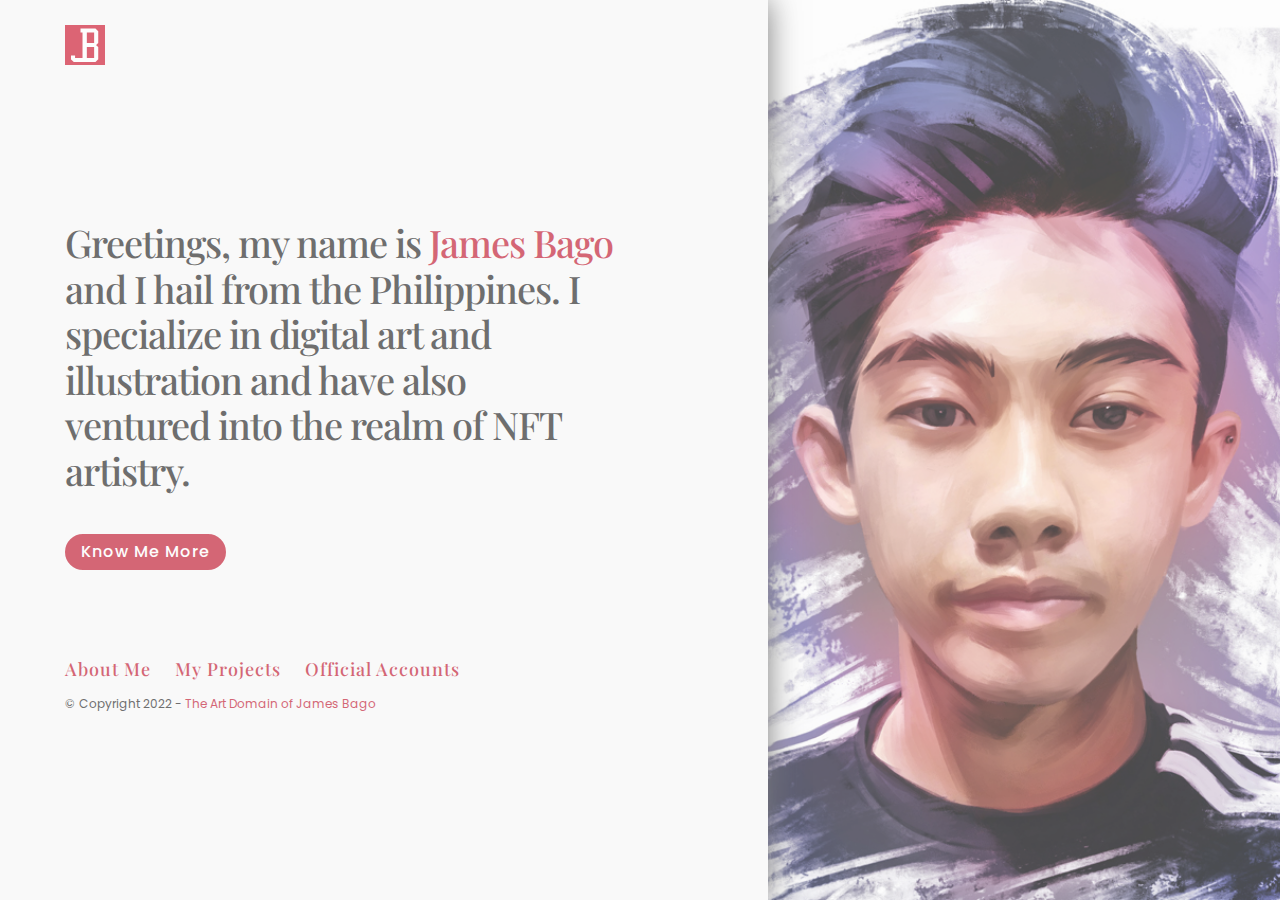
<file: index.html>
<!DOCTYPE html>
<html lang="en">
<head lang="en">
    <meta charset="UTF-8">
    <meta name="description" content="James Bago is a digital artist and illustrator with a passion for creating stunning, original works of art that capture the imagination and stir the soul. With his mastery of digital media, he creates works that are both visually striking and emotionally evocative, using vibrant colors, unique line weights, and a combination of soft and hard brushes to add texture and depth to his work.

    His style is versatile and unique, drawing inspiration from a wide range of sources, from pop culture to personal experience. Whether he is working in his inking style or painting style, James is committed to creating works that are both beautiful and impactful, with an attention to detail that brings each piece to life.">
    <meta name="keywords" content="James Bago, The Art Domain of James Bago">
    <meta name="author" content="James Bago">
    <meta name="viewport" content="width=device-width, initial-scale=1, maximum-scale=1">
    <title>The Art Domain of James Bago</title>
    <link rel="icon" type="image/png" href="/assets/images/logo.png">
    <link href="https://fonts.googleapis.com/css?family=Playfair+Display:400,500,700" rel="stylesheet">
    <link href="https://fonts.googleapis.com/css?family=Poppins:400,600,700" rel="stylesheet">
    <link href="https://fonts.googleapis.com/css?family=Montserrat:700" rel="stylesheet">
    <link rel="stylesheet" type="text/css" href="assets/css/animate.css">
    <link rel="stylesheet" type="text/css" href="assets/css/bootstrap.min.css">
    <link rel="stylesheet" type="text/css" href="assets/css/ionicons.min.css">
    <link rel="stylesheet" type="text/css" href="assets/css/style.css">
            <!-- Add social media links here -->
 
  </head>
  <body>
    <div id="loading"></div>
    <div class="wrapper">
      <div class="main">

        <section class="split-home">

          <section class="left-section wow fadeIn" data-wow-delay= "3.1s">
         
          </section>

          

          <section class="right-section">

       
            <!-- Add social media links here -->

            <a href="#" class="logo"><img src="assets/images/logo.png" width="40" height="40" alt="Logo" /></a>
            <div class="col-md-12">
              <div class="intro-personal">
                <div class="intro-text">
                  <h1 class="wow fadeInDown" data-wow-delay=".1s">Greetings, my name is <span>James Bago</span> and I hail from the Philippines. I specialize in digital art and illustration and have also ventured into the realm of NFT artistry.</h1>
                  <a href="about" class="btn-contact wow fadeIn" data-wow-delay=".2s">Know Me More</a>
                </div>
              </div>
            </div>
            <div class="col-md-12">
              <div class="footer-personal">
                <ul>
                  <li><a href="about">About me</a></li>
                  <li><a href="myprojects">My Projects</a></li>
                  <li><a href="officialaccounts">Official Accounts</a></li>
                </ul>
              <br>
              <span class="footer-credits">© Copyright 2022 - <span> The Art Domain of James Bago
            </div>
          </div>
         </section>

        </section>

      </div><!-- Main -->
    </div><!--Wrapper -->
    <!-- JS Scripts -->
    <script src="assets/js/jquery-2.1.1.js"></script>
    <script src="assets/js/bootstrap.min.js"></script>
    <script src="assets/js/plugins.js"></script>
    <script src="assets/js/custom.js"></script>
    <!-- JS Scripts -->
  </body>
</html>
</file>
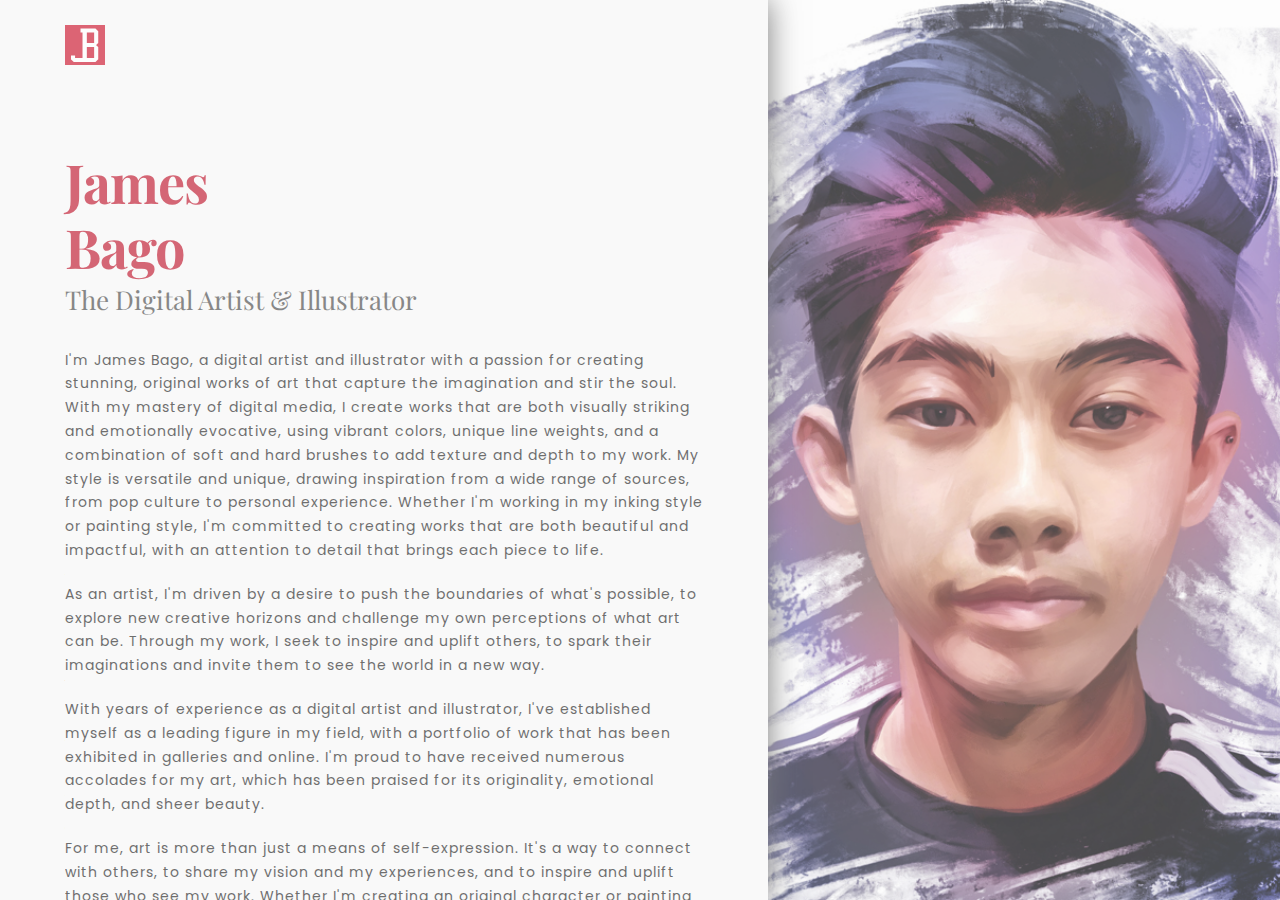
<file: about.html>
﻿<!DOCTYPE html>
<html lang="en">
<head lang="en">
    <meta charset="UTF-8">
    <meta name="description" content="James Bago is a digital artist and illustrator with a passion for creating stunning, original works of art that capture the imagination and stir the soul. With his mastery of digital media, he creates works that are both visually striking and emotionally evocative, using vibrant colors, unique line weights, and a combination of soft and hard brushes to add texture and depth to his work.

    His style is versatile and unique, drawing inspiration from a wide range of sources, from pop culture to personal experience. Whether he is working in his inking style or painting style, James is committed to creating works that are both beautiful and impactful, with an attention to detail that brings each piece to life.">
    <meta name="keywords" content="James Bago, The Art Domain of James Bago">
    <meta name="author" content="James Bago">
    <meta name="viewport" content="width=device-width, initial-scale=1, maximum-scale=1">
    <title>The Art Domain of James Bago</title>
    <link rel="icon" type="image/png" href="/assets/images/logo.png">
    <link href="https://fonts.googleapis.com/css?family=Playfair+Display:400,500,700" rel="stylesheet">
    <link href="https://fonts.googleapis.com/css?family=Poppins:400,600,700" rel="stylesheet">
    <link href="https://fonts.googleapis.com/css?family=Montserrat:700" rel="stylesheet">
    <link rel="stylesheet" type="text/css" href="assets/css/animate.css">
    <link rel="stylesheet" type="text/css" href="assets/css/bootstrap.min.css">
    <link rel="stylesheet" type="text/css" href="assets/css/ionicons.min.css">
    <link rel="stylesheet" type="text/css" href="assets/css/style.css">
  </head>
  <body>
    <div id="loading"></div>
    <div class="wrapper">
      <div class="main">

        <section class="split-home">

          <section class="left-section wow fadeIn" data-wow-delay="3.1s">
            
          </section>

          <section class="right-section">
            <a href="index" class="logo"><img src="assets/images/logo.png" width="40" height="40" alt="Logo" /></a>
            <div class="col-md-12">
              <div class="about">
                <div class="about-inner">
                  <h1>James <br> Bago</h1>
                  <h3>The Digital Artist & Illustrator</h3>
                  <p>
                    I'm James Bago, a digital artist and illustrator with a passion for creating stunning, original works of art that capture the imagination and stir the soul. With my mastery of digital media, I create works that are both visually striking and emotionally evocative, using vibrant colors, unique line weights, and a combination of soft and hard brushes to add texture and depth to my work.
                    My style is versatile and unique, drawing inspiration from a wide range of sources, from pop culture to personal experience. Whether I'm working in my inking style or painting style, I'm committed to creating works that are both beautiful and impactful, with an attention to detail that brings each piece to life.
                </p>
                <p>
                  As an artist, I'm driven by a desire to push the boundaries of what's possible, to explore new creative horizons and challenge my own perceptions of what art can be. Through my work, I seek to inspire and uplift others, to spark their imaginations and invite them to see the world in a new way.
                </p>
                <p>
                  With years of experience as a digital artist and illustrator, I've established myself as a leading figure in my field, with a portfolio of work that has been exhibited in galleries and online. I'm proud to have received numerous accolades for my art, which has been praised for its originality, emotional depth, and sheer beauty.
                </p>
                <p>
                  For me, art is more than just a means of self-expression. It's a way to connect with others, to share my vision and my experiences, and to inspire and uplift those who see my work. Whether I'm creating an original character or painting a portrait, my passion and dedication to my craft is evident in every piece I produce. I invite you to step into my world of wonder and beauty, where anything is possible and the boundaries of our imagination are limitless.
                </p>
                
                </div>
              </div>
            </div>
            <div class="col-md-12">
              <div class="footer-personal">
                <ul>
                  
                  <li><a href="myprojects">My Projects</a></li>
                  <li><a href="officialaccounts">Official Accounts</a></li>
                </ul>
              <br>
              <span class="footer-credits">© Copyright 2022 - <span> The Art Domain of James Bago
            </div>
          </div>
         </section>

        </section>

      </div><!-- Main -->
    </div><!--Wrapper -->
    <!-- JS Scripts -->
    <script src="assets/js/jquery-2.1.1.js"></script>
    <script src="assets/js/bootstrap.min.js"></script>
    <script src="assets/js/plugins.js"></script>
    <script src="assets/js/custom.js"></script>
    <!-- JS Scripts -->
  </body>
</html>
</file>
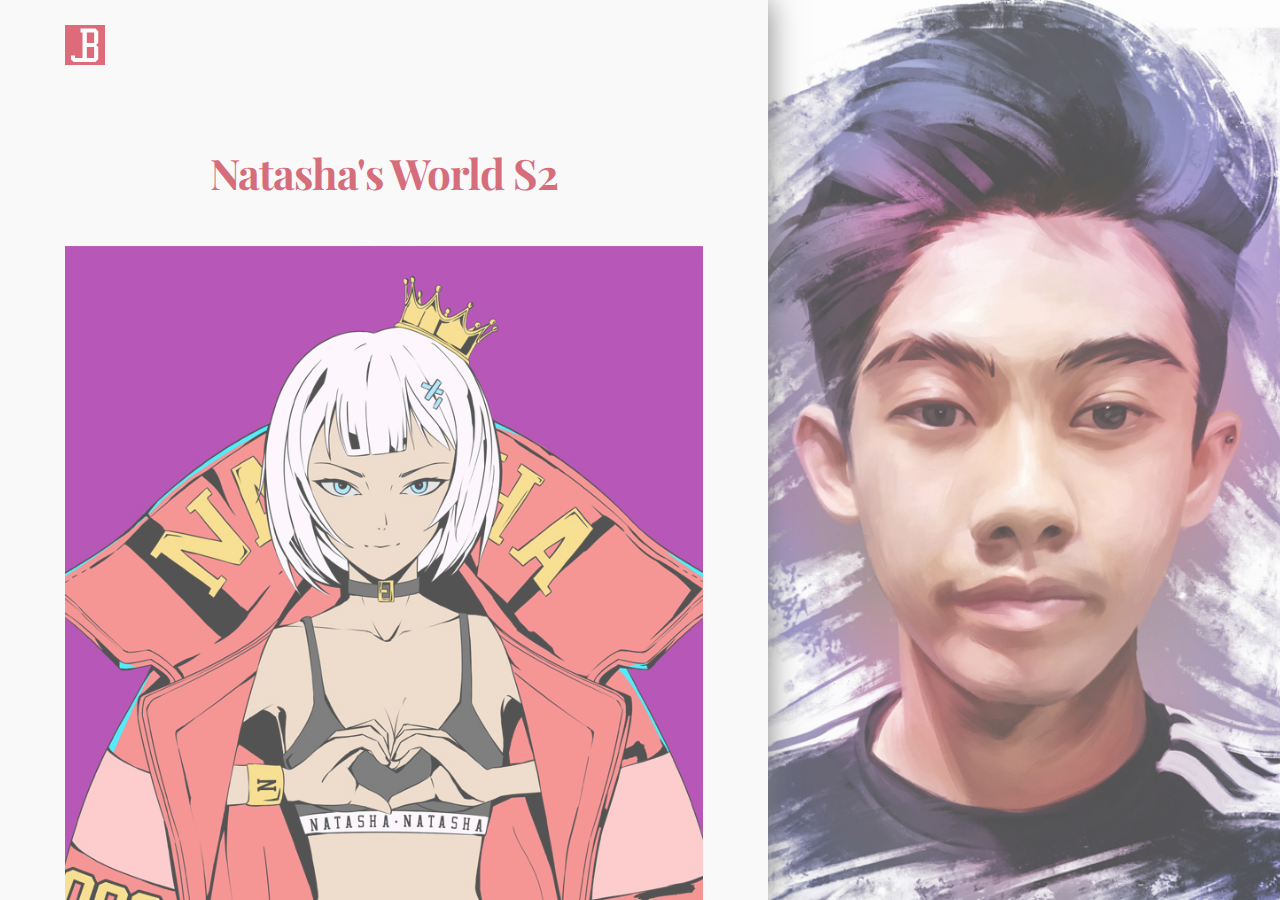
<file: chapter2.html>
<!DOCTYPE html>
<html lang="en">
<head lang="en">
    <meta charset="UTF-8">
    
    <meta name="description" content="James Bago is a digital artist and illustrator with a passion for creating stunning, original works of art that capture the imagination and stir the soul. With his mastery of digital media, he creates works that are both visually striking and emotionally evocative, using vibrant colors, unique line weights, and a combination of soft and hard brushes to add texture and depth to his work.

    His style is versatile and unique, drawing inspiration from a wide range of sources, from pop culture to personal experience. Whether he is working in his inking style or painting style, James is committed to creating works that are both beautiful and impactful, with an attention to detail that brings each piece to life.">
    <meta name="keywords" content="James Bago, The Art Domain of James Bago">
    <meta name="author" content="James Bago">
    <meta name="viewport" content="width=device-width, initial-scale=1, maximum-scale=1">
    <title>The Art Domain of James Bago</title>
    <link rel="icon" type="image/png" href="/assets/images/logo.png">
    <link href="https://fonts.googleapis.com/css?family=Playfair+Display:400,500,700" rel="stylesheet">
    <link href="https://fonts.googleapis.com/css?family=Poppins:400,600,700" rel="stylesheet">
    <link href="https://fonts.googleapis.com/css?family=Montserrat:700" rel="stylesheet">
    <link rel="stylesheet" type="text/css" href="assets/css/animate.css">
    <link rel="stylesheet" type="text/css" href="assets/css/bootstrap.min.css">
    <link rel="stylesheet" type="text/css" href="assets/css/ionicons.min.css">
    <link rel="stylesheet" type="text/css" href="assets/css/style.css">
  </head>
  <body>
    <div id="loading"></div>
    <div class="wrapper">
      <div class="main">

        <section class="split-home">

       
          <section class="left-section wow fadeIn" data-wow-delay="3.1s">
           
          </section>

          <section class="right-section">
            <a href="index.html" class="logo"><img src="assets/images/logo.png" width="40" height="40" alt="Logo" /></a>
              <div class="col-md-12">
                <div class="project-single">
                  <div class="project-intro text-center">
                    <h1 class="wow fadeInDown" data-wow-delay=".1s">Natasha's World S2</h1>
                    
                  </div>
                  <div class="project-img">
                    <img class="img-responsive" src="assets/images/natashas2.jpg" alt="Project">
                  </div>
                  
                  <div class="project-details">
                    <p>
                      In her virtual world, Natasha was not bound by the constraints of reality, but free to explore the realms of her imagination. She created worlds that were both familiar and strange, populated by beings that were both familiar and unknown. And with each stroke of her brush, she felt a surge of joy and wonder, a sense of purpose and belonging that filled her with a sense of fulfillment.

                    </p>
                    <p>
                      For Natasha, the blockchain was more than just a technological platform, but a portal to a universe of possibilities. It was a canvas on which she could paint the dreams that she carried in her heart, a place where she could be herself without fear of judgment or ridicule.

                    </p>
                    <p>
                      And as she continued to explore the depths of her imagination, Natasha knew that her overactive imagination was not something to be tamed or suppressed but to be nurtured and cherished. It was what made her unique, what gave her life and energy, what made her feel truly alive. 
                      And she continued to explore her virtual world, Natasha found that her multiple personalities and characteristics were not something to be ashamed of but rather something to be celebrated. Each persona represented a different facet of her imagination, and together, they made her feel more alive than ever before.
                    </p>
                  </div>
                  <div class="col-md-12">
                    <div class="project-nav">
                      <div class="col-md-4 col-xs-4 nopadding">
                        <div class="nav-icon">
                          <i class="ion-ios-arrow-back"></i>
                        </div>
                        <div class="inner-nav">
                          <a href="chapter2">Prev</a>
                        </div>
                      </div>
                      <div class="col-md-4 col-xs-4 text-center">
                        <div class="project-main">
                          <a href="myprojects"><i class="ion-android-apps"></i></a>
                        </div>
                      </div>
                      <div class="col-md-4 col-xs-4 nopadding">
                        <div class="nav-icon right">
                          <i class="ion-ios-arrow-forward"></i>
                        </div>
                        <div class="inner-nav right">
                          <a href="chapter3">Next</a>
                        </div>
                      </div>
                    </div>
                  </div>
                </div>
            <div class="col-md-12">
              <div class="footer-personal">
                <ul>
                  <li><a href="about.html">About me</a></li>
                  <li><a href="myprojects.html">My Projects</a></li>
                  <li><a href="officialaccounts.html">Official Accounts</a></li>
                </ul>
              <br>
              <span class="footer-credits">© Copyright 2022 - <span> The Art Domain of James Bago
            </div>
          </div>
          </div>
         </section>
        </section>

      </div><!-- Main -->
    </div><!--Wrapper -->
    <!-- JS Scripts -->
    <script src="assets/js/jquery-2.1.1.js"></script>
    <script src="assets/js/bootstrap.min.js"></script>
    <script src="assets/js/plugins.js"></script>
    <script src="assets/js/custom.js"></script>
    <!-- JS Scripts -->
  </body>
</html>
</file>
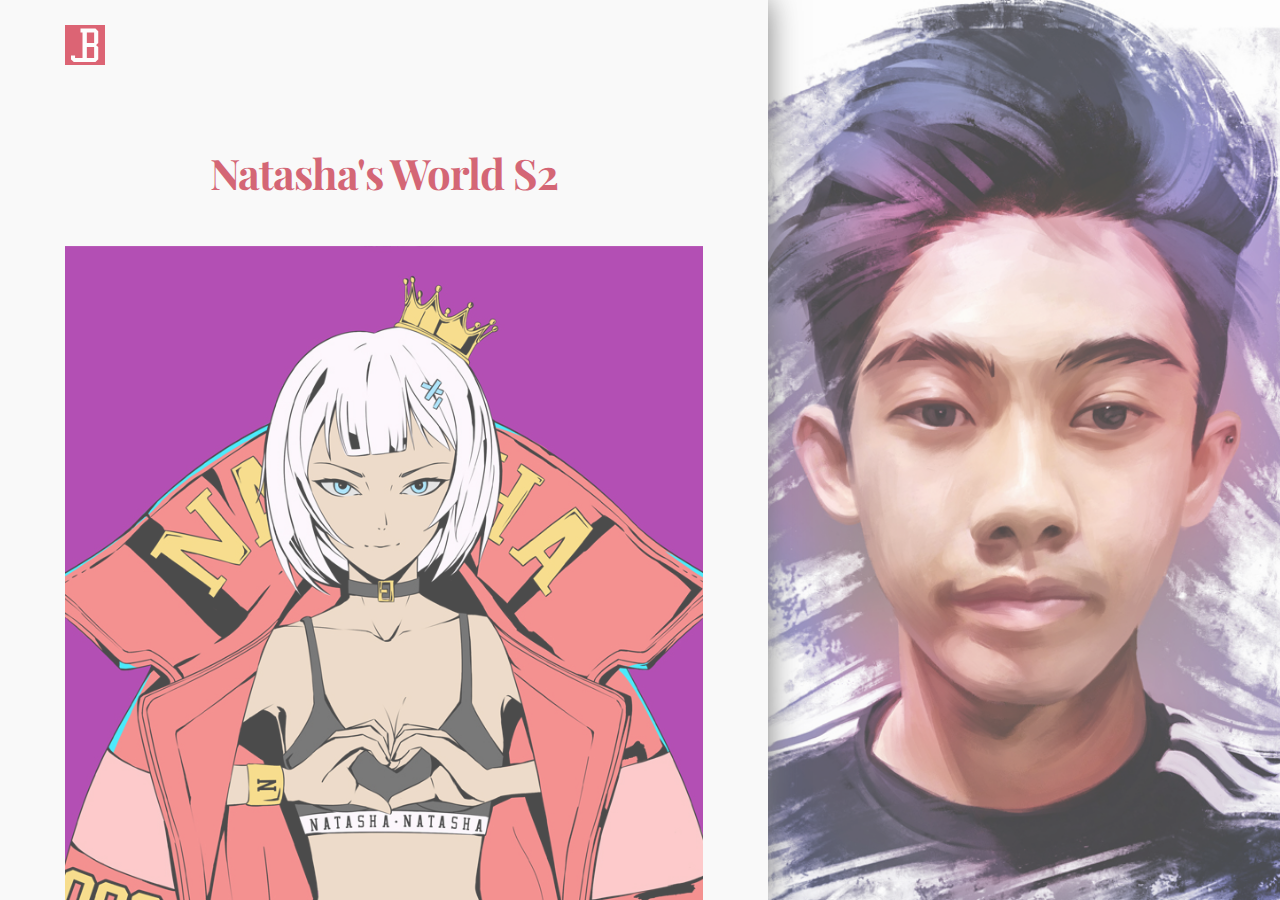
<file: chapter3.html>
<!DOCTYPE html>
<html lang="en">
<head lang="en">
    <meta charset="UTF-8">
    <meta name="description" content="James Bago is a digital artist and illustrator with a passion for creating stunning, original works of art that capture the imagination and stir the soul. With his mastery of digital media, he creates works that are both visually striking and emotionally evocative, using vibrant colors, unique line weights, and a combination of soft and hard brushes to add texture and depth to his work.

    His style is versatile and unique, drawing inspiration from a wide range of sources, from pop culture to personal experience. Whether he is working in his inking style or painting style, James is committed to creating works that are both beautiful and impactful, with an attention to detail that brings each piece to life.">
    <meta name="keywords" content="James Bago, The Art Domain of James Bago">
    <meta name="author" content="James Bago">
    <meta name="viewport" content="width=device-width, initial-scale=1, maximum-scale=1">
    <meta charset="UTF-8">
  <meta name="description" content="Free Web tutorials">
  <meta name="keywords" content="James Bago, The Art Domain of James Bago">
  <meta name="author" content="James Bago">
    <title>The Art Domain of James Bago</title>
    <link rel="icon" type="image/png" href="/assets/images/logo.png">
    <link href="https://fonts.googleapis.com/css?family=Playfair+Display:400,500,700" rel="stylesheet">
    <link href="https://fonts.googleapis.com/css?family=Poppins:400,600,700" rel="stylesheet">
    <link href="https://fonts.googleapis.com/css?family=Montserrat:700" rel="stylesheet">
    <link rel="stylesheet" type="text/css" href="assets/css/animate.css">
    <link rel="stylesheet" type="text/css" href="assets/css/bootstrap.min.css">
    <link rel="stylesheet" type="text/css" href="assets/css/ionicons.min.css">
    <link rel="stylesheet" type="text/css" href="assets/css/style.css">
  </head>
  <body>
    <div id="loading"></div>
    <div class="wrapper">
      <div class="main">

        <section class="split-home">

       
          <section class="left-section wow fadeIn" data-wow-delay="3.1s">
           
          </section>

          <section class="right-section">
            <a href="index.html" class="logo"><img src="assets/images/logo.png" width="40" height="40" alt="Logo" /></a>
              <div class="col-md-12">
                <div class="project-single">
                  <div class="project-intro text-center">
                    <h1 class="wow fadeInDown" data-wow-delay=".1s">Natasha's World S2</h1>
                    
                  </div>
                  <div class="project-img">
                    <img class="img-responsive" src="assets/images/natashas2.jpg" alt="Project">
                  </div>
                  
                  <div class="project-details">
                    <p>
                      Natasha’s virtual world was a place of endless possibility, where anything she could imagine could come to life. She created new characters and scenarios every day, each one more intricate and beautiful than the last.


                    </p>
                    <p>
                      As she explored the depths of her imagination, Natasha began to realize that her virtual world was not just a reflection of herself but was, in fact, a part of herself. She was the creator, but she was also a creation, an embodiment of her own imagination.

                    </p>
                    <p>
                      Through this realization, Natasha began to see her overactive imagination as a positive force in her life. It was what made her unique, and it was what allowed her to explore the world in new and exciting ways.
                    </p>
                    <p>
                      As she continued to store her self-created world in the blockchain, Natasha felt a sense of pride and joy in knowing that her imagination was not something to be contained but rather something to be celebrated and shared with the world. She knew that her virtual world was a reflection of herself and that, through it, she could inspire others to explore the depths of their own imagination.
                    </p>
                  </div>
                  <div class="col-md-12">
                    <div class="project-nav">
                      <div class="col-md-4 col-xs-4 nopadding">
                        <div class="nav-icon">
                          <i class="ion-ios-arrow-back"></i>
                        </div>
                        <div class="inner-nav">
                          <a href="chapter2.html">Prev</a>
                        </div>
                      </div>
                      <div class="col-md-4 col-xs-4 text-center">
                        <div class="project-main">
                          <a href="myprojects.html"><i class="ion-android-apps"></i></a>
                        </div>
                      </div>
                      <div class="col-md-4 col-xs-4 nopadding">
                        <div class="nav-icon right">
                          <i class="ion-ios-arrow-forward"></i>
                        </div>
                        <div class="inner-nav right">
                          <a href="https://www.jpg.store/collection/natashasworlds2" target="_blank">Visit the Collection</a>
                        </div>
                      </div>
                    </div>
                  </div>
                </div>
            <div class="col-md-12">
              <div class="footer-personal">
                <ul>
                  <li><a href="about.html">About me</a></li>
                  <li><a href="myprojects.html">My Projects</a></li>
                  <li><a href="officialaccounts.html">Official Accounts</a></li>
                </ul>
              <br>
              <span class="footer-credits">© Copyright 2022 - <span> The Art Domain of James Bago
            </div>
          </div>
          </div>
         </section>
        </section>

      </div><!-- Main -->
    </div><!--Wrapper -->
    <!-- JS Scripts -->
    <script src="assets/js/jquery-2.1.1.js"></script>
    <script src="assets/js/bootstrap.min.js"></script>
    <script src="assets/js/plugins.js"></script>
    <script src="assets/js/custom.js"></script>
    <!-- JS Scripts -->
  </body>
</html>
</file>
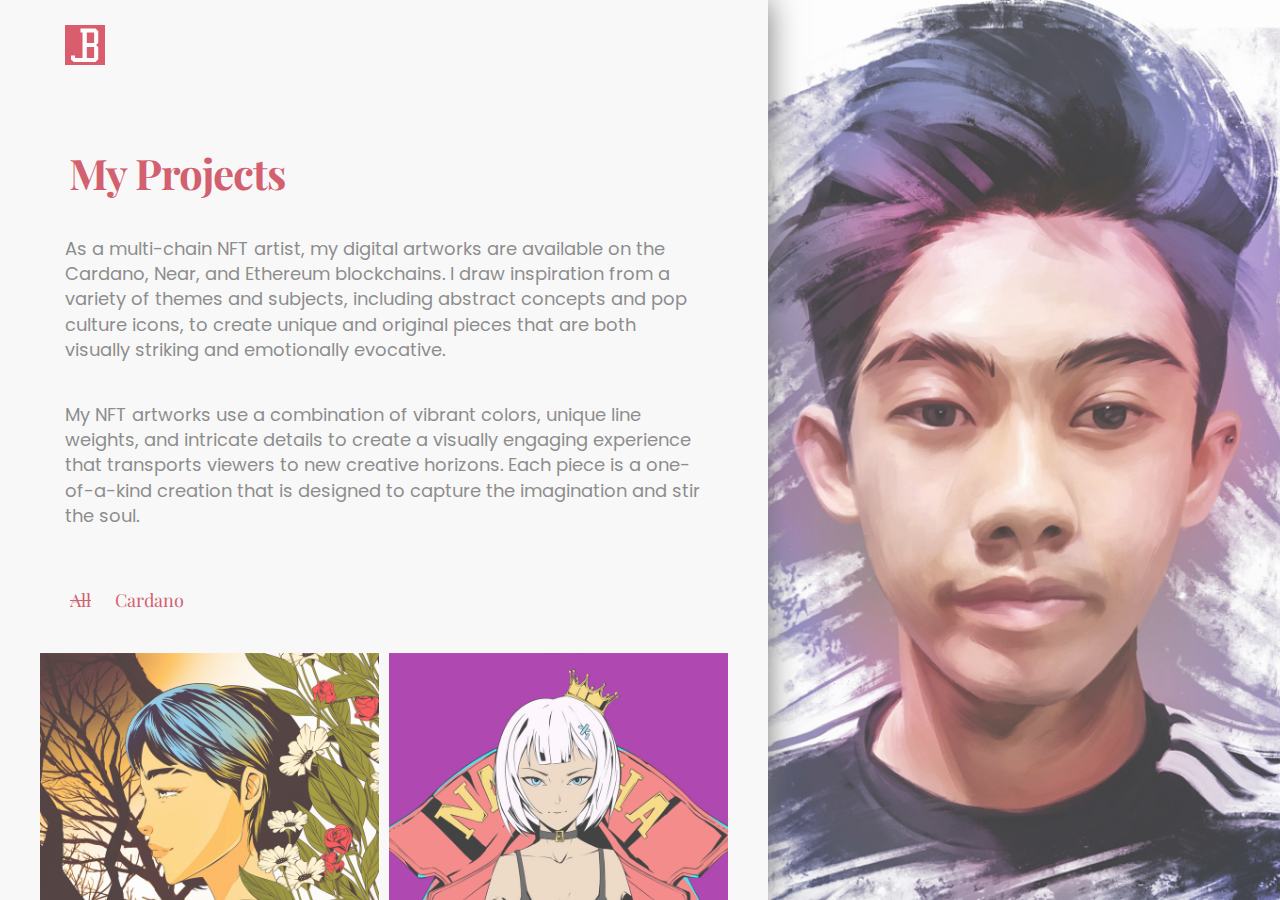
<file: myprojects.html>
<!DOCTYPE html>
<html lang="en">
<head lang="en">
    <meta charset="UTF-8">
    <meta name="description" content="James Bago is a digital artist and illustrator with a passion for creating stunning, original works of art that capture the imagination and stir the soul. With his mastery of digital media, he creates works that are both visually striking and emotionally evocative, using vibrant colors, unique line weights, and a combination of soft and hard brushes to add texture and depth to his work.

    His style is versatile and unique, drawing inspiration from a wide range of sources, from pop culture to personal experience. Whether he is working in his inking style or painting style, James is committed to creating works that are both beautiful and impactful, with an attention to detail that brings each piece to life.">
    <meta name="keywords" content="James Bago, The Art Domain of James Bago">
    <meta name="author" content="James Bago">
    <meta name="viewport" content="width=device-width, initial-scale=1, maximum-scale=1">
    <title>The Art Domain of James Bago</title>
    <link rel="icon" type="image/png" href="/assets/images/logo.png">
    <link href="https://fonts.googleapis.com/css?family=Playfair+Display:400,500,700" rel="stylesheet">
    <link href="https://fonts.googleapis.com/css?family=Poppins:400,600,700" rel="stylesheet">
    <link href="https://fonts.googleapis.com/css?family=Montserrat:700" rel="stylesheet">
    <link rel="stylesheet" type="text/css" href="assets/css/animate.css">
    <link rel="stylesheet" type="text/css" href="assets/css/bootstrap.min.css">
    <link rel="stylesheet" type="text/css" href="assets/css/ionicons.min.css">
    <link rel="stylesheet" type="text/css" href="assets/css/style.css">


  </head>
  <body>
  
    <div id="loading"></div>
    <div class="wrapper">
      <div class="main">

        <section class="split-home">

          <section class="left-section wow fadeIn" data-wow-delay="3.1s">
           
          </section>

          <section class="right-section">
            <a href="index.html" class="logo"><img src="assets/images/logo.png" width="40" height="40" alt="Logo" /></a>
              <div class="col-md-12">
                <div class="portfolio-split">
                  <div class="portfolio-intro">
                    <h1 class="wow fadeInDown" data-wow-delay=".1s">My Projects</h1>
                    <p class="wow fadeInDown" data-wow-delay=".2s">As a multi-chain NFT artist, my digital artworks are available on the Cardano, Near, and Ethereum blockchains. I draw inspiration from a variety of themes and subjects, including abstract concepts and pop culture icons, to create unique and original pieces that are both visually striking and emotionally evocative.
                    </p>
                    <p class="wow fadeInDown" data-wow-delay=".2s">My NFT artworks use a combination of vibrant colors, unique line weights, and intricate details to create a visually engaging experience that transports viewers to new creative horizons. Each piece is a one-of-a-kind creation that is designed to capture the imagination and stir the soul.
                    </p>
                  </div>
                <div class="origin-portfolio wow fadeInDown">
                  <div class="row">
                    <div class="col-md-12">
                      <nav class="categories">
                        <ul class="origin-portfolio_filter">
                          <li><a href="" class="active" data-filter="*">All</a></li>
                          <li><a href="" data-filter=".cardano">Cardano</a></li>
                          
                         
                        </ul>
                      </nav>
                    </div>
                    <div class="col-md-12">
                      <div class="row portfolio_container text-center">
                    <!-- origin item -->
                          <div class="col-md-6 col-sm-6 custompadding  cardano">
                            <a href="natashasworld" class="origin-portfolio_item">
                              <img src="assets/images/natashas1.jpg" alt="image" class="img-responsive" />
                              <div class="origin-portfolio-overlay">
                                <div class="origin-overlay-items">
                                <p>
                                  View Natasha's World 
                                </p>
                              </div>
                              </div>
                            </a>
                          </div>
                          <!-- origin item end -->
                              <!-- origin item -->
                              <div class="col-md-6 col-sm-6 custompadding  cardano">
                                <a href="natashasworlds2" class="origin-portfolio_item">
                                  <img src="assets/images/natashas2.jpg" alt="image" class="img-responsive" />
                                  <div class="origin-portfolio-overlay">
                                    <div class="origin-overlay-items">
                                    <p>
                                      View Natasha's World S2
                                    </p>
                                  </div>
                                  </div>
                                </a>
                              </div>
                              <!-- origin item end -->
                                  <!-- origin item -->
                          <div class="col-md-6 col-sm-6 custompadding  cardano">
                            <a href="originalcharacters" class="origin-portfolio_item">
                              <img src="assets/images/oc.jpg" alt="image" class="img-responsive" />
                              <div class="origin-portfolio-overlay">
                                <div class="origin-overlay-items">
                                <p>
                                  View James Bago's OC on Cardano
                                </p>
                              </div>
                              </div>
                            </a>
                          </div>
                          <!-- origin item end -->
                          

                          

                          
              </div>
            <div class="col-md-12">
              <div class="footer-personal">
                <ul>
                  <li><a href="about">About me</a></li>
                 
                  <li><a href="officialaccounts">Official Accounts</a></li>
                
                </ul>
              <br>
              <span class="footer-credits">© Copyright 2022 - <span> The Art Domain of James Bago
            </div>
          </div>
        </div>
         </section>

        </section>

      </div><!-- Main -->
    </div><!--Wrapper -->
    <!-- JS Scripts -->
    <script src="assets/js/jquery-2.1.1.js"></script>
    <script src="assets/js/bootstrap.min.js"></script>
    <script src="assets/js/plugins.js"></script>
    <script src="assets/js/custom.js"></script>
    <!-- JS Scripts -->
  </body>
</html>
</file>
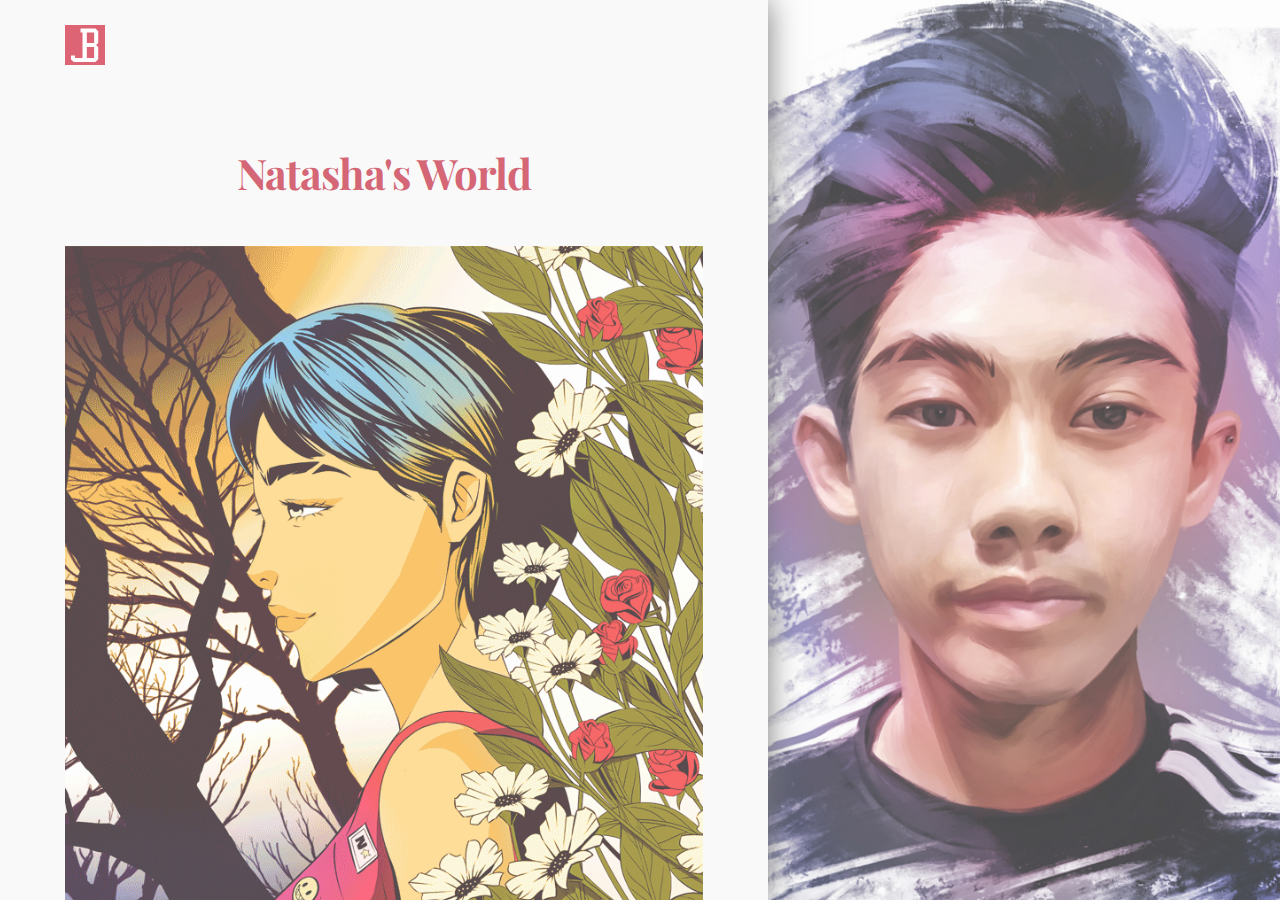
<file: natashasworld.html>
<!DOCTYPE html>
<html lang="en">
<head lang="en">
    <meta charset="UTF-8">
    <meta name="description" content="James Bago is a digital artist and illustrator with a passion for creating stunning, original works of art that capture the imagination and stir the soul. With his mastery of digital media, he creates works that are both visually striking and emotionally evocative, using vibrant colors, unique line weights, and a combination of soft and hard brushes to add texture and depth to his work.

    His style is versatile and unique, drawing inspiration from a wide range of sources, from pop culture to personal experience. Whether he is working in his inking style or painting style, James is committed to creating works that are both beautiful and impactful, with an attention to detail that brings each piece to life.">
    <meta name="keywords" content="James Bago, The Art Domain of James Bago">
    <meta name="author" content="James Bago">
    <meta name="viewport" content="width=device-width, initial-scale=1, maximum-scale=1">
    <title>The Art Domain of James Bago</title>
    <link rel="icon" type="image/png" href="/assets/images/logo.png">
    <link href="https://fonts.googleapis.com/css?family=Playfair+Display:400,500,700" rel="stylesheet">
    <link href="https://fonts.googleapis.com/css?family=Poppins:400,600,700" rel="stylesheet">
    <link href="https://fonts.googleapis.com/css?family=Montserrat:700" rel="stylesheet">
    <link rel="stylesheet" type="text/css" href="assets/css/animate.css">
    <link rel="stylesheet" type="text/css" href="assets/css/bootstrap.min.css">
    <link rel="stylesheet" type="text/css" href="assets/css/ionicons.min.css">
    <link rel="stylesheet" type="text/css" href="assets/css/style.css">
  </head>
  <body>
    <div id="loading"></div>
    <div class="wrapper">
      <div class="main">

        <section class="split-home">

          <section class="left-section wow fadeIn" data-wow-delay="3.1s">
            
          </section>

          <section class="right-section">
            <a href="index.html" class="logo"><img src="assets/images/logo.png" width="40" height="40" alt="Logo" /></a>
              <div class="col-md-12">
                <div class="project-single">
                  <div class="project-intro text-center">
                    <h1 class="wow fadeInDown" data-wow-delay=".1s">Natasha's World</h1>
                  
                  </div>
                  <div class="project-img">
                    <img class="img-responsive" src="assets/images/natashagif.gif" alt="Project">
                  </div>
                  
                  <div class="project-details">
                    <p>
                      Natasha imagined her existence in a self-created world in blockchain, and she experiences difficulty differentiating between reality and fantasy. Her overactive imagination is what creates her multiple personalities and characteristics.
                    </p>
                   
                  </div>
                  <div class="col-md-12">
                    <div class="project-nav">
                      <div class="col-md-4 col-xs-4 nopadding">
                        <div class="nav-icon">
                          <i class="ion-ios-arrow-back"></i>
                        </div>
                        <div class="inner-nav">
                          <a href="myprojects">Prev</a>
                        </div>
                      </div>

                      <div class="col-md-4 col-xs-4 text-center">
                        <div class="project-main">
                          <a href="myprojects"></a><ion-android-apps"></i></a>
                        </div>
                      </div>
                      
                      <div class="col-md-4 col-xs-4 nopadding">
                        <div class="nav-icon right">
                          <i class="ion-ios-arrow-forward"></i>
                        </div>
                        <div class="inner-nav right">
                          <a href="https://www.jpg.store/collection/natashasworld" target="_blank">Visit the Collection</a>
                        </div>
                      </div>
                    </div>
                  </div>
                </div>
            <div class="col-md-12">
              <div class="footer-personal">
                <ul>
                  <li><a href="about.html">About me</a></li>
                  <li><a href="myprojects.html">My Projects</a></li>
                  <li><a href="officialaccounts.html">Official Accounts</a></li>
                </ul>
              <br>
              <span class="footer-credits">© Copyright 2022 - <span> The Art Domain of James Bago
            </div>
          </div>
          </div>
         </section>
        </section>

      </div><!-- Main -->
    </div><!--Wrapper -->
    <!-- JS Scripts -->
    <script src="assets/js/jquery-2.1.1.js"></script>
    <script src="assets/js/bootstrap.min.js"></script>
    <script src="assets/js/plugins.js"></script>
    <script src="assets/js/custom.js"></script>
    <!-- JS Scripts -->
  </body>
</html>
</file>
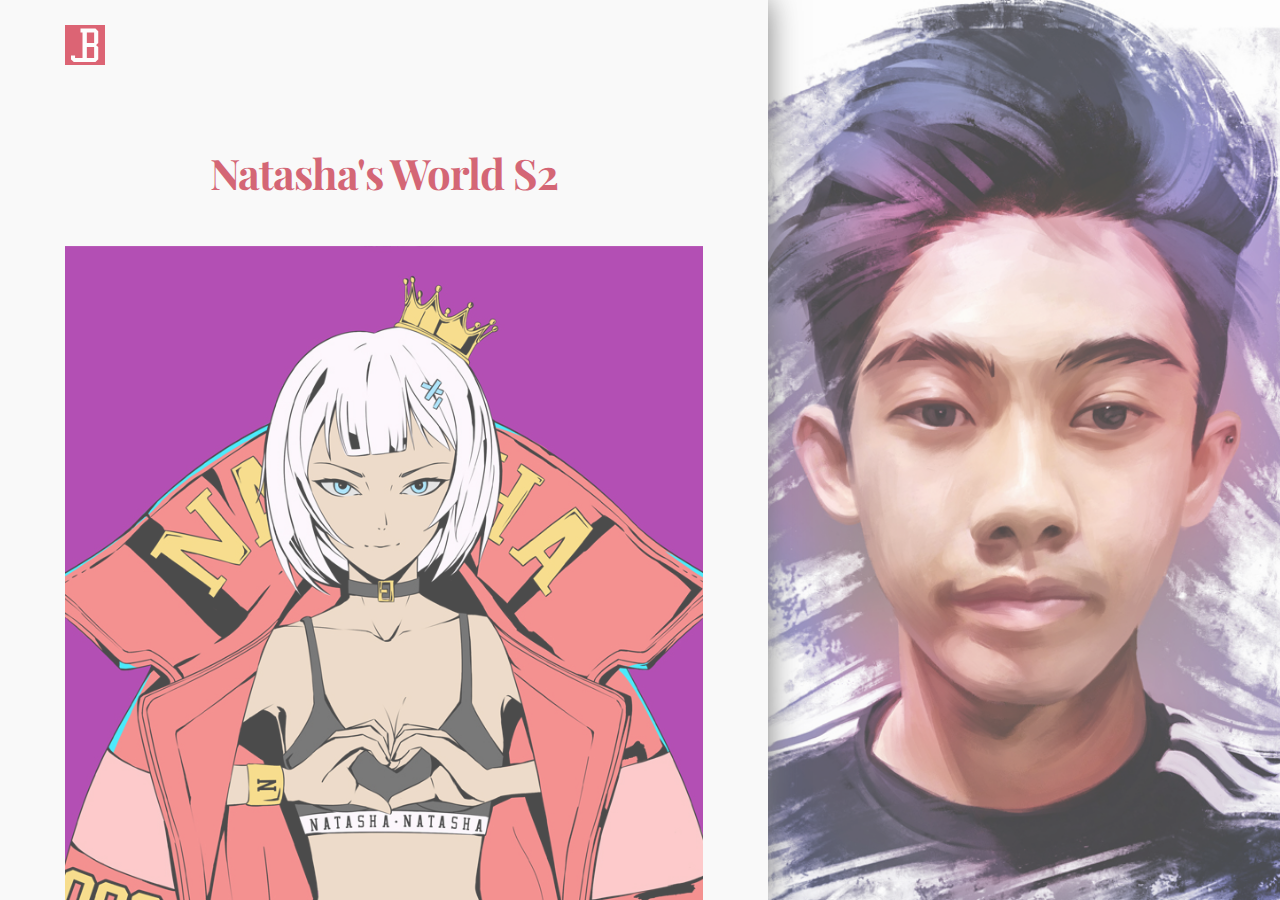
<file: natashasworlds2.html>
<!DOCTYPE html>
<html lang="en">
<head lang="en">
    <meta charset="UTF-8">
    <meta name="description" content="James Bago is a digital artist and illustrator with a passion for creating stunning, original works of art that capture the imagination and stir the soul. With his mastery of digital media, he creates works that are both visually striking and emotionally evocative, using vibrant colors, unique line weights, and a combination of soft and hard brushes to add texture and depth to his work.

    His style is versatile and unique, drawing inspiration from a wide range of sources, from pop culture to personal experience. Whether he is working in his inking style or painting style, James is committed to creating works that are both beautiful and impactful, with an attention to detail that brings each piece to life.">
    <meta name="keywords" content="James Bago, The Art Domain of James Bago">
    <meta name="author" content="James Bago">
    <meta name="viewport" content="width=device-width, initial-scale=1, maximum-scale=1">
    <title>The Art Domain of James Bago</title>
    <link rel="icon" type="image/png" href="/assets/images/logo.png">
    <link href="https://fonts.googleapis.com/css?family=Playfair+Display:400,500,700" rel="stylesheet">
    <link href="https://fonts.googleapis.com/css?family=Poppins:400,600,700" rel="stylesheet">
    <link href="https://fonts.googleapis.com/css?family=Montserrat:700" rel="stylesheet">
    <link rel="stylesheet" type="text/css" href="assets/css/animate.css">
    <link rel="stylesheet" type="text/css" href="assets/css/bootstrap.min.css">
    <link rel="stylesheet" type="text/css" href="assets/css/ionicons.min.css">
    <link rel="stylesheet" type="text/css" href="assets/css/style.css">
  </head>
  <body>
    <div id="loading"></div>
    <div class="wrapper">
      <div class="main">

        <section class="split-home">

       
          <section class="left-section wow fadeIn" data-wow-delay="3.1s">
           
          </section>

          <section class="right-section">
            <a href="index" class="logo"><img src="assets/images/logo.png" width="40" height="40" alt="Logo" /></a>
              <div class="col-md-12">
                <div class="project-single">
                  <div class="project-intro text-center">
                    <h1 class="wow fadeInDown" data-wow-delay=".1s">Natasha's World S2</h1>
                    
                  </div>
                  <div class="project-img">
                    <img class="img-responsive" src="assets/images/natashas2.jpg" alt="Project">
                  </div>
                  
                  <div class="project-details">
                    <p>
                      Natasha imagined her existence in a self-created world in blockchain, and she experiences difficulty differentiating between reality and fantasy. Her overactive imagination is what creates her multiple personalities and characteristics.
                    </p>
                    <p>
                      Natasha’s mind was a kaleidoscope of colors and shapes, a vibrant canvas that she painted with the strokes of her imagination. Her overactive imagination was not a flaw in her character but a gift, a treasure trove of ideas and dreams that made her feel alive.
                    </p>
                    <p>
                      She had always been a dreamer, a believer in the impossible and the magical, and her self-created world in the blockchain was the perfect outlet for her imagination. There, she could give shape and form to the ideas that sprang from her mind, crafting characters and stories that danced with life and energy.
                    </p>
                  </div>
                  <div class="col-md-12">
                    <div class="project-nav">
                      <div class="col-md-4 col-xs-4 nopadding">
                        <div class="nav-icon">
                          <i class="ion-ios-arrow-back"></i>
                        </div>
                        <div class="inner-nav">
                          <a href="natashasworlds2">Prev</a>
                        </div>
                      </div>
                      <div class="col-md-4 col-xs-4 text-center">
                        <div class="project-main">
                          <a href="myprojects"><i class="ion-android-apps"></i></a>
                        </div>
                      </div>
                      <div class="col-md-4 col-xs-4 nopadding">
                        <div class="nav-icon right">
                          <i class="ion-ios-arrow-forward"></i>
                        </div>
                        <div class="inner-nav right">
                          <a href="chapter2">Next</a>
                        </div>
                      </div>
                    </div>
                  </div>
                </div>
            <div class="col-md-12">
              <div class="footer-personal">
                <ul>
                  <li><a href="about">About me</a></li>
                  <li><a href="myprojects">My Projects</a></li>
                  <li><a href="officialaccounts">Official Accounts</a></li>
                </ul>
              <br>
              <span class="footer-credits">© Copyright 2022 - <span> The Art Domain of James Bago
            </div>
          </div>
          </div>
         </section>
        </section>

      </div><!-- Main -->
    </div><!--Wrapper -->
    <!-- JS Scripts -->
    <script src="assets/js/jquery-2.1.1.js"></script>
    <script src="assets/js/bootstrap.min.js"></script>
    <script src="assets/js/plugins.js"></script>
    <script src="assets/js/custom.js"></script>
    <!-- JS Scripts -->
  </body>
</html>
</file>
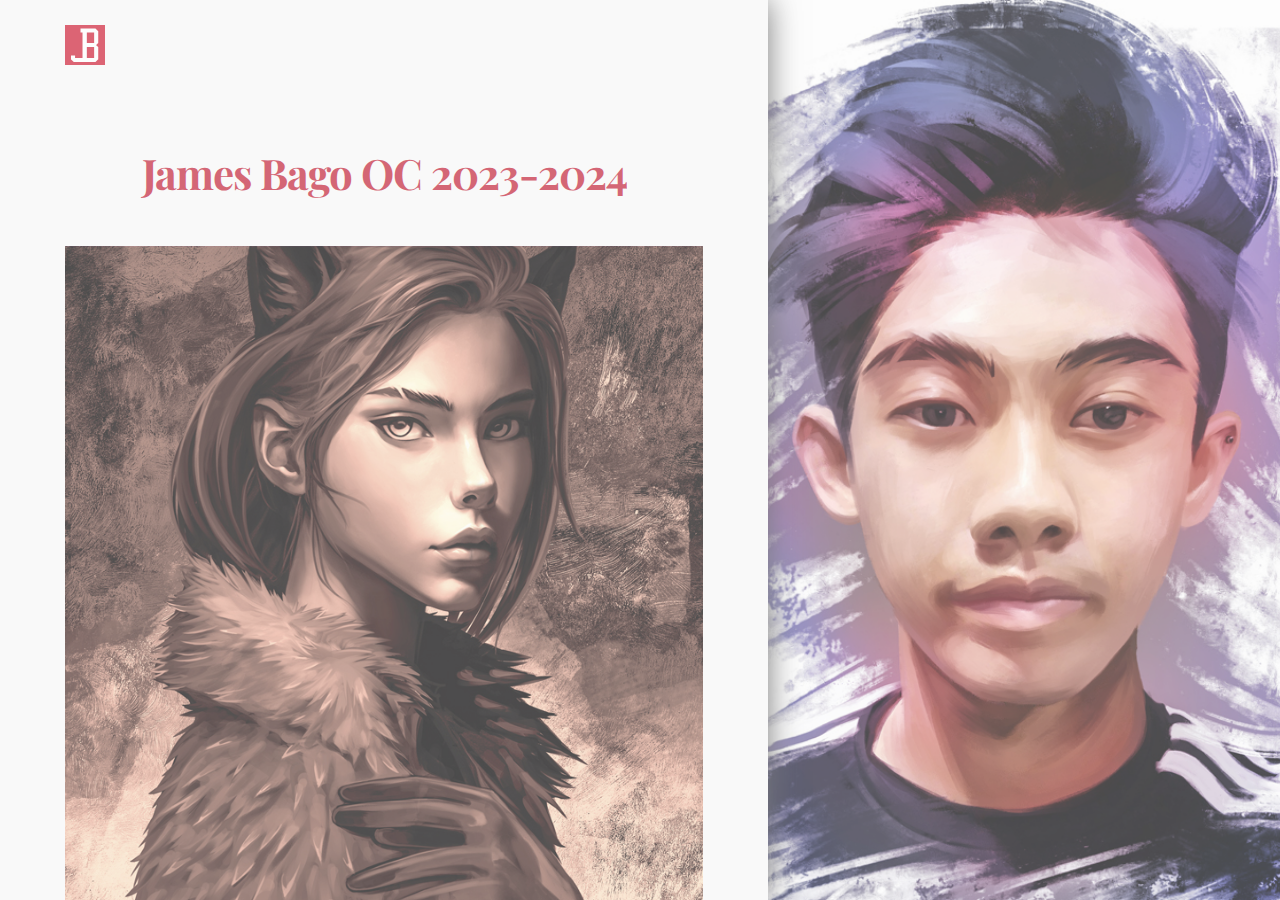
<file: originalcharacters.html>
<!DOCTYPE html>
<html lang="en">
<head lang="en">
    <meta charset="UTF-8">
    <meta name="description" content="James Bago is a digital artist and illustrator with a passion for creating stunning, original works of art that capture the imagination and stir the soul. With his mastery of digital media, he creates works that are both visually striking and emotionally evocative, using vibrant colors, unique line weights, and a combination of soft and hard brushes to add texture and depth to his work.

    His style is versatile and unique, drawing inspiration from a wide range of sources, from pop culture to personal experience. Whether he is working in his inking style or painting style, James is committed to creating works that are both beautiful and impactful, with an attention to detail that brings each piece to life.">
    <meta name="keywords" content="James Bago, The Art Domain of James Bago">
    <meta name="author" content="James Bago">
    <meta name="viewport" content="width=device-width, initial-scale=1, maximum-scale=1">
    <title>The Art Domain of James Bago</title>
    <link rel="icon" type="image/png" href="/assets/images/logo.png">
    <link href="https://fonts.googleapis.com/css?family=Playfair+Display:400,500,700" rel="stylesheet">
    <link href="https://fonts.googleapis.com/css?family=Poppins:400,600,700" rel="stylesheet">
    <link href="https://fonts.googleapis.com/css?family=Montserrat:700" rel="stylesheet">
    <link rel="stylesheet" type="text/css" href="assets/css/animate.css">
    <link rel="stylesheet" type="text/css" href="assets/css/bootstrap.min.css">
    <link rel="stylesheet" type="text/css" href="assets/css/ionicons.min.css">
    <link rel="stylesheet" type="text/css" href="assets/css/style.css">
  </head>
  <body>
    <div id="loading"></div>
    <div class="wrapper">
      <div class="main">

        <section class="split-home">

       
          <section class="left-section wow fadeIn" data-wow-delay="3.1s">
           
          </section>

          <section class="right-section">
            <a href="index.html" class="logo"><img src="assets/images/logo.png" width="40" height="40" alt="Logo" /></a>
              <div class="col-md-12">
                <div class="project-single">
                  <div class="project-intro text-center">
                    <h1 class="wow fadeInDown" data-wow-delay=".1s">James Bago OC 
                      2023-2024</h1>
                    
                  </div>
                  <div class="project-img">
                    <img class="img-responsive" src="assets/images/oc.jpg" alt="Project">
                  </div>
                  
                  <div class="project-details">
                    <p>
                      Explore my imagination through the James Bago OC 2023-2024 NFT Collection. Using a blend of digital techniques, I've created a range of original characters with warm tones, unique textures, and abstract elements that add depth and intrigue.
                    </p>
                    
                  </div>
                  <div class="col-md-12">
                    <div class="project-nav">
                      <div class="col-md-4 col-xs-4 nopadding">
                        <div class="nav-icon">
                          <i class="ion-ios-arrow-back"></i>
                        </div>
                        <div class="inner-nav">
                          <a href="myprojects">Prev</a>
                        </div>
                      </div>
                      <div class="col-md-4 col-xs-4 text-center">
                        <div class="project-main">
                          <a href="myprojects"><i class="ion-android-apps"></i></a>
                        </div>
                      </div>
                      <div class="col-md-4 col-xs-4 nopadding">
                        <div class="nav-icon right">
                          <i class="ion-ios-arrow-forward"></i>
                        </div>
                        <div class="inner-nav right">
                          <a href="https://www.jpg.store/collection/jamesbagooc20232024" target="_blank">Visit the Collection</a>
                        </div>
                      </div>
                    </div>
                  </div>
                </div>
            <div class="col-md-12">
              <div class="footer-personal">
                <ul>
                  <li><a href="about">About me</a></li>
                  <li><a href="myprojects">My Projects</a></li>
                  <li><a href="officialaccounts">Official Accounts</a></li>
                </ul>
              <br>
              <span class="footer-credits">© Copyright 2022 - <span> The Art Domain of James Bago
            </div>
          </div>
          </div>
         </section>
        </section>

      </div><!-- Main -->
    </div><!--Wrapper -->
    <!-- JS Scripts -->
    <script src="assets/js/jquery-2.1.1.js"></script>
    <script src="assets/js/bootstrap.min.js"></script>
    <script src="assets/js/plugins.js"></script>
    <script src="assets/js/custom.js"></script>
    <!-- JS Scripts -->
  </body>
</html>
</file>
<file: assets/css/style.css>
/*--------------
All Contents
--------------*/

/*-----------------
1. Reset.css
2. Helper Classes
3. Hamburger and Menu Styling
4. Homepage sections styling
5. About Page Styling
6. Portfolio Page
7. Projecr Single Page Styling
8. Contact Page Stylins
9. All Media Queries
------------------*/


/*----- 1. Reset.css -----*/

/* http://meyerweb.com/eric/tools/css/reset/
   v2.0 | 20110126
   License: none (public domain)
*/

html, body, div, span, applet, object, iframe,
h1, h2, h3, h4, h5, h6, p, blockquote, pre,
a, abbr, acronym, address, big, cite, code,
del, dfn, em, img, ins, kbd, q, s, samp,
small, strike, strong, sub, sup, tt, var,
b, u, i, center,
dl, dt, dd, ol, ul, li,
fieldset, form, label, legend,
table, caption, tbody, tfoot, thead, tr, th, td,
article, aside, canvas, details, embed,
figure, figcaption, footer, header, hgroup,
menu, nav, output, ruby, section, summary,
time, mark, audio, video {
	margin: 0;
	padding: 0;
	border: 0;
	font-size: 100%;
	font: inherit;
	vertical-align: baseline;
}
/* HTML5 display-role reset for older browsers */
article, aside, details, figcaption, figure,
footer, header, hgroup, menu, nav, section {
	display: block;
}
body {
	line-height: 1;
}
ol, ul {
	list-style: none;
}
blockquote, q {
	quotes: none;
}
blockquote:before, blockquote:after,
q:before, q:after {
	content: '';
	content: none;
}
table {
	border-collapse: collapse;
	border-spacing: 0;
}


/* --- Common Styles ---*/

h1 {
	font-family: Montserrat;
  font-size: 16px;
}

/*----- Helper Classes -----*/

html * {
	text-rendering: optimizeLegibility !important;
  -webkit-font-smoothing: antialiased;
  -moz-osx-font-smoothing: grayscale;
}

html, body {
   margin:0;
   padding:0;
   height:100%;
}

h1, h2, h3, h4, h5, h6 {
	font-family: Poppins;
	color: #FFFFFF;
}


*, *:after, *:before {
  -webkit-box-sizing: border-box;
  -moz-box-sizing: border-box;
  box-sizing: border-box;
}

::-webkit-scrollbar {
	display: none;
}


::-moz-selection {
    color: #1106CC;
    background: #FFFFFF;
}

::selection {
    color: #1106CC;
    background: #FFFFFF;
}

.nopadding {
	padding: 0;
}

.custompadding {
	padding-left: 5px;
	padding-right: 5px;
}

.custom-padding {
	padding-left: 10px;
	padding-right: 10px;
}


#loading {
   width: 100%;
   height: 100%;
   top: 0px;
   left: 0px;
   position: fixed;
   opacity: 1;
   background-color: #F9F9F9;
   z-index: 999;
   text-align: center;
}

.spacer {
	width: 100%;
	height: 50px;
}

.spacer-big {
	width: 100%;
	height: 100px;
}



/* -----Body Border -----*/

#top, #bottom, #left, #right {
	background: #FFFFFF;
	position: fixed;
  z-index: 111;
	}
#left, #right {
		top: 0; bottom: 0;
		width: 10px;
		}
#left { left: 0; }
#right { right: 0; }

#top {
		left: 0; right: 0;
		height: 10px;
	}
#bottom {
		left: 0; right: 0;
		height: 10px;
	}

#top { top: 0; }
#bottom { bottom: 0; }

/* ------ Body Border End ------*/


.logo {
	position: absolute;
	top: 25px;
	left: 65px;
	font-family: 'Poppins';
	font-size: 16px;
	line-height: 1;
	z-index: 11;
	white-space: nowrap;
	color: #222222;
	font-weight: 700;
	text-transform: uppercase;
	letter-spacing: 0;
	-webkit-transition: 0.5s;
	-moz-transition: 0.5s;
	-o-transition: 0.5s;
	transition: 0.5s;
}

.back-btn {
	top: 10px;
	font-size: 21px !important;
}

.text {
	top: 13px;
	font-size: 21px;
}

.logo:hover, .logo:focus {
	text-decoration: none;
	color: #333333;
}


/* -----------------------------------------------------
------------- 3. Home Page CSS Starts Here -------------
-------------------------------------------------------*/

.main {
	width: 100%;
	height: 100%;
	background: #111;
}

.nav-link {
	position: absolute;
	right: 25px;
	bottom: 25px;
	font-family: 'Playfair Display';
	font-size: 18px;
	color: #FFFFFF;
}

.nav-link:hover {
	text-decoration: none;
	color: #C5283D;
}

.nav-link:after {
	content: "";
	display: block;
	height: 1px;
	width: 30px;
	background: #FFFFFF;
}

.nav-link:hover:after {
	background: #C5283D;
}

/* --------------------------------------------------
------ Homepage Split Layout Styling Starts ---------
---------------------------------------------------*/


.left-section {
    background: url(../images/bb.jpg) no-repeat center center;
		background-size: cover;
		position: absolute;
		right: 0;
		top: 0;
		bottom: 0;
    width: 40%;
		height: 100%;
		overflow: hidden;
    z-index: 1;
}

 .right-section {
    position: absolute;
    left: 0;
    top: 0;
    bottom: 0;
		width: 60%;
		height: 100%;
    background-size: cover;
    background: #F9F9F9;
    z-index: 99;
    overflow: hidden;
    overflow-y: auto;
		box-shadow: 0 0px 30px #444444;
}

.intro-personal {
	padding: 200px 0 0 10px;
	max-width: 600px;
}

.intro-personal .intro-text h1 {
	font-family: 'Playfair Display';
	font-size: 38px;
	font-weight: 500;
	letter-spacing: -1px;
	line-height: 1.2;
	color: #333;
}

.intro-personal .intro-text span {
	color: #C5283D;
	font-weight: 500;
}

.btn-contact {
	font-family: 'Poppins';
	font-size: 16px;
	font-weight: 500;
	color: #FFFFFF;
	display: inline-block;
	letter-spacing: 1px;
	background: #C5283D;
	border: 2px solid;
	border-radius: 50px;
	border-color: #C5283D;
	padding: 8px 14px;
	margin-top: 40px;
	margin-bottom: 40px;
	-webkit-transform: 0.5s;
	-moz-transform: 0.5s;
	transition: 0.5s;
}

.btn-contact:hover, .btn-contact:focus {
	color: #C5283D;
	background: transparent;
	border-color: #C5283D;
	text-decoration: none;
}



/*-----------------------------------------------------
------------- About Page Styling Starts ---------------
-----------------------------------------------------*/


.about {
	padding: 150px 50px 50px 50px;
}

.about .about-inner h1 {
	font-family: 'Playfair Display';
	font-size: 54px;
	font-weight: 700;
	line-height: 1.2;
	letter-spacing: -1px;
	color: #C5283D;
}

.about .about-inner h3 {
	font-family: 'Playfair Display';
	font-size: 26px;
	font-weight: 400;
	letter-spacing: 0;
	line-height: 1.5;
	color: #565656;
	margin-bottom: 30px;
}

.about .about-inner p {
	font-family: 'Poppins';
	font-size: 14px;
	font-weight: 400;
	letter-spacing: 1px;
	line-height: 1.7;
	margin-top: 20px;
	color: #333;
}

.about .about-inner a {
	color: #C5283D;
}

.about .about-inner a:hover {
	color: #C5283D;
	text-decoration: none;
}

/*-----------------------------------------------------
-------------- About Page Styling Ends ----------------
-----------------------------------------------------*/



/*-----------------------------------------------------
--------- Portfolio Page Styling Starts ---------------
-----------------------------------------------------*/

.portfolio-split {
	padding-top: 100px;
}

.portfolio-split .portfolio-intro {
	padding: 50px;
}

.portfolio-split .portfolio-intro h1 {
	font-family: 'Playfair Display';
	font-size: 42px;
	font-weight: 700;
	color: #C5283D;
	letter-spacing: -1px;
	padding: 2px 4px;
}

.portfolio-split .portfolio-intro p {
	font-family: Poppins;
	font-size: 18px;
	line-height: 1.4;
	margin: 40px 0 0 0;
	color: #666666;
}


.origin-portfolio {
	padding-left: 35px;
	padding-right: 35px;
}

.origin-portfolio nav {
  padding-bottom: 30px;
  text-align: left;
}

.origin-portfolio .categories ul li {
 	display: inline;
	list-style: none;
}

.origin-portfolio .categories ul li a {
   display: inline;
   font-family: 'Playfair Display';
   font-weight: 400;
   font-size: 18px;
   line-height: 2.5;
   text-decoration: none;
   color: #C5283D;
   margin-left: 20px;
}

.origin-portfolio .categories ul li a.active {
   text-decoration: line-through;
   color: #C5283D;
}

.origin-portfolio_filter {
   padding-left: 0;
}

.origin-portfolio_item {
   overflow: hidden;
   margin-bottom: 10px;
   display: block;
}

.origin-portfolio-overlay {
 background: rgba(0, 0, 0, 0.90);
 position:absolute;
 top: 0;
 left: 5px;
 height: calc(100% - 10px);
 width: calc(100% - 10px);
 opacity: 0;
 -webkit-transition: 0.5s;
 -moz-transition: 0.5s;
 -o-transition: 0.5s;
   transition: 0.5s;
}

.origin-overlay-items {
 height: 300px;
 position: absolute;
 top: 45%;
 left: 0;
 right: 0;
}


.origin-overlay-items p {
 margin-top: 1em;
 opacity: 0;
 font-size: 12px;
 font-family: Poppins;
 letter-spacing: 2px;
 color: #111111;
 padding: 5px 5px;
 background: #FFFFFF;
 display: inline-block;
 -webkit-transform: translateY(20px);
 -moz-transform: translateY(20px);
 transform: translateY(20px);
 -webkit-transition: 0.3s;
 -moz-transition: 0.3s;
 transition: 0.3s;
 -webkit-transition-delay: 0.3s;
 -moz-transition-delay: 0.3s;
 transition-delay: 0.2s;
}

.origin-portfolio_item:focus, .origin-portfolio_item:hover {
    text-decoration: none;
}

.origin-portfolio_item:hover .origin-portfolio-overlay {
 transform: scale(1);
 opacity: 1;
}

.origin-portfolio_item:hover h5, .origin-portfolio_item:hover p {
 opacity: 1
}

.origin-portfolio_item:hover p {
  opacity: 1;
	-webkit-transform: translateY(0);
	-moz-transform: translateY(0);
	transform: translateY(0);
  text-decoration: none;
}


/*-----------------------------------------------------
----------- Portfolio Page Styling Ends ---------------
-----------------------------------------------------*/


/*--------------------------------------------------------
----------- Project Single Styling Starts ---------------
--------------------------------------------------------*/

.project-single {
	padding: 150px 50px 0 50px;
}

.project-single .project-intro h1 {
	font-family: 'Playfair Display';
	font-size: 42px;
	font-weight: 700;
	color: #C5283D;
	letter-spacing: -1px;
	padding: 2px 4px;
}

.project-single .project-intro p {
	font-family: 'Playfair Display';
	font-size: 20px;
	line-height: 1.4;
	margin: 40px 0 0 0;
	color: #666666;
}

.project-img {
	padding: 50px 0 50px 0;
}

.project-details p {
	font-family: 'Playfair Display';
	font-size: 18px;
	line-height: 1.5;
	color: #222222;
	letter-spacing: 0;
	padding: 20px 0 0 0;
}


.project-nav {
	padding: 50px 0 50px 0;
	overflow: hidden;
	visibility: visible;
}

.project-main i {
	font-size: 34px;
	font-weight: 400;
	color: #666666;
}

.project-nav .nav-icon {
	display: inline;
	font-size: 32px;
	color: #666666;
	float: left;
}

.project-nav .nav-icon.right {
	display: inline;
	float: right;
}

.project-nav .inner-nav {
	display: inline;
}

.project-nav .inner-nav a {
	display: block;
	font-family: Poppins;
	font-size: 16px;
	font-weight: 600;
	color: #666666;
	margin: 8px 0 0 20px;
	text-decoration: none;
	-webkit-transition: 0.4s;
	-moz-transition: 0.4s;
	-o-transition: 0.4s;
	transition: 0.4s;
}

.project-nav .right {
	text-align: right;
}

.project-nav .right a {
	display: block;
	font-family: Poppins;
	font-size: 16px;
	font-weight: 600;
	color: #666666;
	text-decoration: none;
	margin: 8px 20px 0 0;
}

.project-nav .inner-nav:hover a {
	margin-left: 30px;
}

.project-nav .right:hover a {
	margin-right: 30px;
}

/*-----------------------------------------------------
----------- Project Single Styling Ends ---------------
-----------------------------------------------------*/



/*-----------------------------------------------------------
--------------- Contact Page Styling Starts -----------------
-------------------------------------------------------------*/

.contact {
	padding: 150px 50px 100px 50px;
}

.contact h1 {
	font-family: 'Playfair Display';
	font-size: 42px;
	font-weight: 700;
	color: #C5283D;
	letter-spacing: -1px;
}

.contact p {
	font-family: Poppins;
	font-size: 18px;
	line-height: 1.4;
	margin: 40px 0 0 0;
	color: #666666;
}

.contact-form {
	padding-top: 75px;
}

label {
	display: block;
  font-family: Poppins;
  font-size: 14px;
  font-weight: 500;
  color: #333333;
	text-align: left;
}

.form-control {
  border: 0px;
  border-radius: 0px;
  margin-top: 10px;
  background: transparent;
  margin-bottom: 40px;
  border-bottom: 1px solid #999999;
  -webkit-box-shadow: inset 0 0px 0px rgba(0,0,0,0);
  box-shadow: inset 0 0px 0px rgba(0,0,0,0);
  -webkit-transition: 0.5s;
  -moz-transition: 0.5s;
    transition: 0.5s;
}

.form-control:focus {
  border-color: #FF0000;
  -webkit-box-shadow: none;
  -moz-box-shadow: none;
  box-shadow: none;
}

.form-control::-webkit-input-placeholder {
  font-family: Poppins;
  font-size: 12px;
  color: #999999;
}
.form-control:-moz-placeholder {
  font-family: Poppins;
  font-size: 12px;
  color: #999999;
}
.form-control::-moz-placeholder {
  font-family: Poppins;
  font-size: 12px;
  color: #999999;
}
.form-control:-ms-input-placeholder {
  font-family: Poppins;
  font-size: 12px;
  color: #999999;
}

.text-muted {
  font-family: Poppins;
  font-size: 12px;
  color: #222;
}

.text-muted strong {
  color: #FF3333;
}

.btn-send {
  font-family: Poppins;
  font-weight: 500;
  text-transform: uppercase;
  letter-spacing: 0.1em;
  margin-bottom: 20px;
  border-radius: 0px;
  color: #FFFFFF;
  background: #FF0000;
	border-color: #FF0000;
  -webkit-transition: 0.5s;
  -moz-transition: 0.5s;
    transition: 0.5s;
}

.btn-send:hover {
  color: #FF0000;
  background: transparent;
	border-color: #FF0000;
  outline: none !important;
}

.btn-send:focus {
  color: #FFFFFF;
  background: #FF0000;
	border-color: #FF0000;
  outline: none !important;
}

/* -------- Contact Section Styling Ends ---- */



/* ----------------------------------------------------
----------- Footer Styling Starts Here ----------------
-----------------------------------------------------*/

.footer-personal {
	margin: 50px 0 50px 20px;
}

.lesspadding {
	padding-top: 0;
	padding-bottom: 30px;
}

.footer-personal ul {
	list-style: none;
}

.footer-personal li {
	display: inline;
}

.footer-personal a {
	display: inline;
	font-family: 'Playfair Display';
	text-transform: capitalize;
	font-size: 18px;
	font-weight: 500;
	padding-right: 20px;
	letter-spacing: 1px;
	color: #C5283D;
	text-decoration: none;
}

.footer-personal a:hover, .footer-personal a:focus {
  color: #C5283D;
  text-decoration: line-through;
}

.footer-credits {
	font-family: Poppins;
	font-size: 12px;
	margin-top: 20px;
}

.footer-credits span {
	color: #C5283D;
}


/*----------------------------------------------------
------------- All ------------------------------------
--------------------- Media --------------------------
------------------------------- Queries --------------
-----------------------------------------------------*/

 @media only screen and (min-width: 767px) {

	#left, #right {
			width: 25px;
			}
	#top {
			height: 25px;
		}
	#bottom {
			height: 25px;
		}

		.intro-personal {
			padding: 220px 0 0 50px;
		}

		.footer-personal {
			margin: 50px 0 20px 50px;
		}

	}

		@media only screen and (max-width : 801px) {

			.logo {
				top: 50px;
				left: 25px;
			}

	     .right-section {
	        position: relative;
	        width: 100%;
	    }

	     .left-section {
	        position: relative;
	        width: 100%;
					left: 0;
	        min-height: 100vh;
	    }

			.intro-personal {
				padding: 200px 0 0 20px;
			}


			.about {
				padding: 150px 20px 50px 20px;
			}

			.project-single {
				padding: 150px 20px 0 20px;
			}


			.origin-portfolio {
				padding-left: 15px;
				padding-right: 15px;
			}

			.contact {
				padding: 150px 20px 100px 20px;
			}

		}

		@media only screen and (min-width: 802px) and (max-width : 1024px) {

			.logo {
				left: 30px;
			}

			.intro-personal {
				padding: 200px 20px 0 20px;
			}

		}

	 @media only screen and (min-device-width : 768px) and (max-device-width : 1024px) and (orientation : landscape) {

	   .right-section {
	      -webkit-overflow-scrolling: touch;
	  }
	}

	 @media only screen and (min-device-width : 320px) and (max-device-width : 736px) {

	   .split-home .right-section,  .split-home .left-section{
	      -webkit-overflow-scrolling: touch;
	  }
	}

		@media only screen and (min-device-width : 320px) and (max-device-width : 736px) and (orientation: landscape) {
	   .right-section {
	      -webkit-overflow-scrolling: touch;
	  }
	}

		@media only screen and (min-device-width : 320px) and (max-device-width : 568px) and (orientation : landscape) {
	     .left-section {
	       min-height: 100vh;
	    }
	  }

		@media only screen and (max-width: 420px) {

		.intro-personal {
			padding: 200px 0 0 10px;
		}

		.intro-personal .intro-text h1 {
			font-size: 34px;
			font-weight: 400;
			line-height: 1.1;
		}

	}

	.social-media {
		display: flex;
		justify-content: flex-end;
		margin: 10px;
	  }
	  
	  .social-media a {
		margin-left: 10px;
		margin-right: 10px;
		font-size: 60px;
		color:#d0243b;
		text-decoration: none;
	  }
</file>
